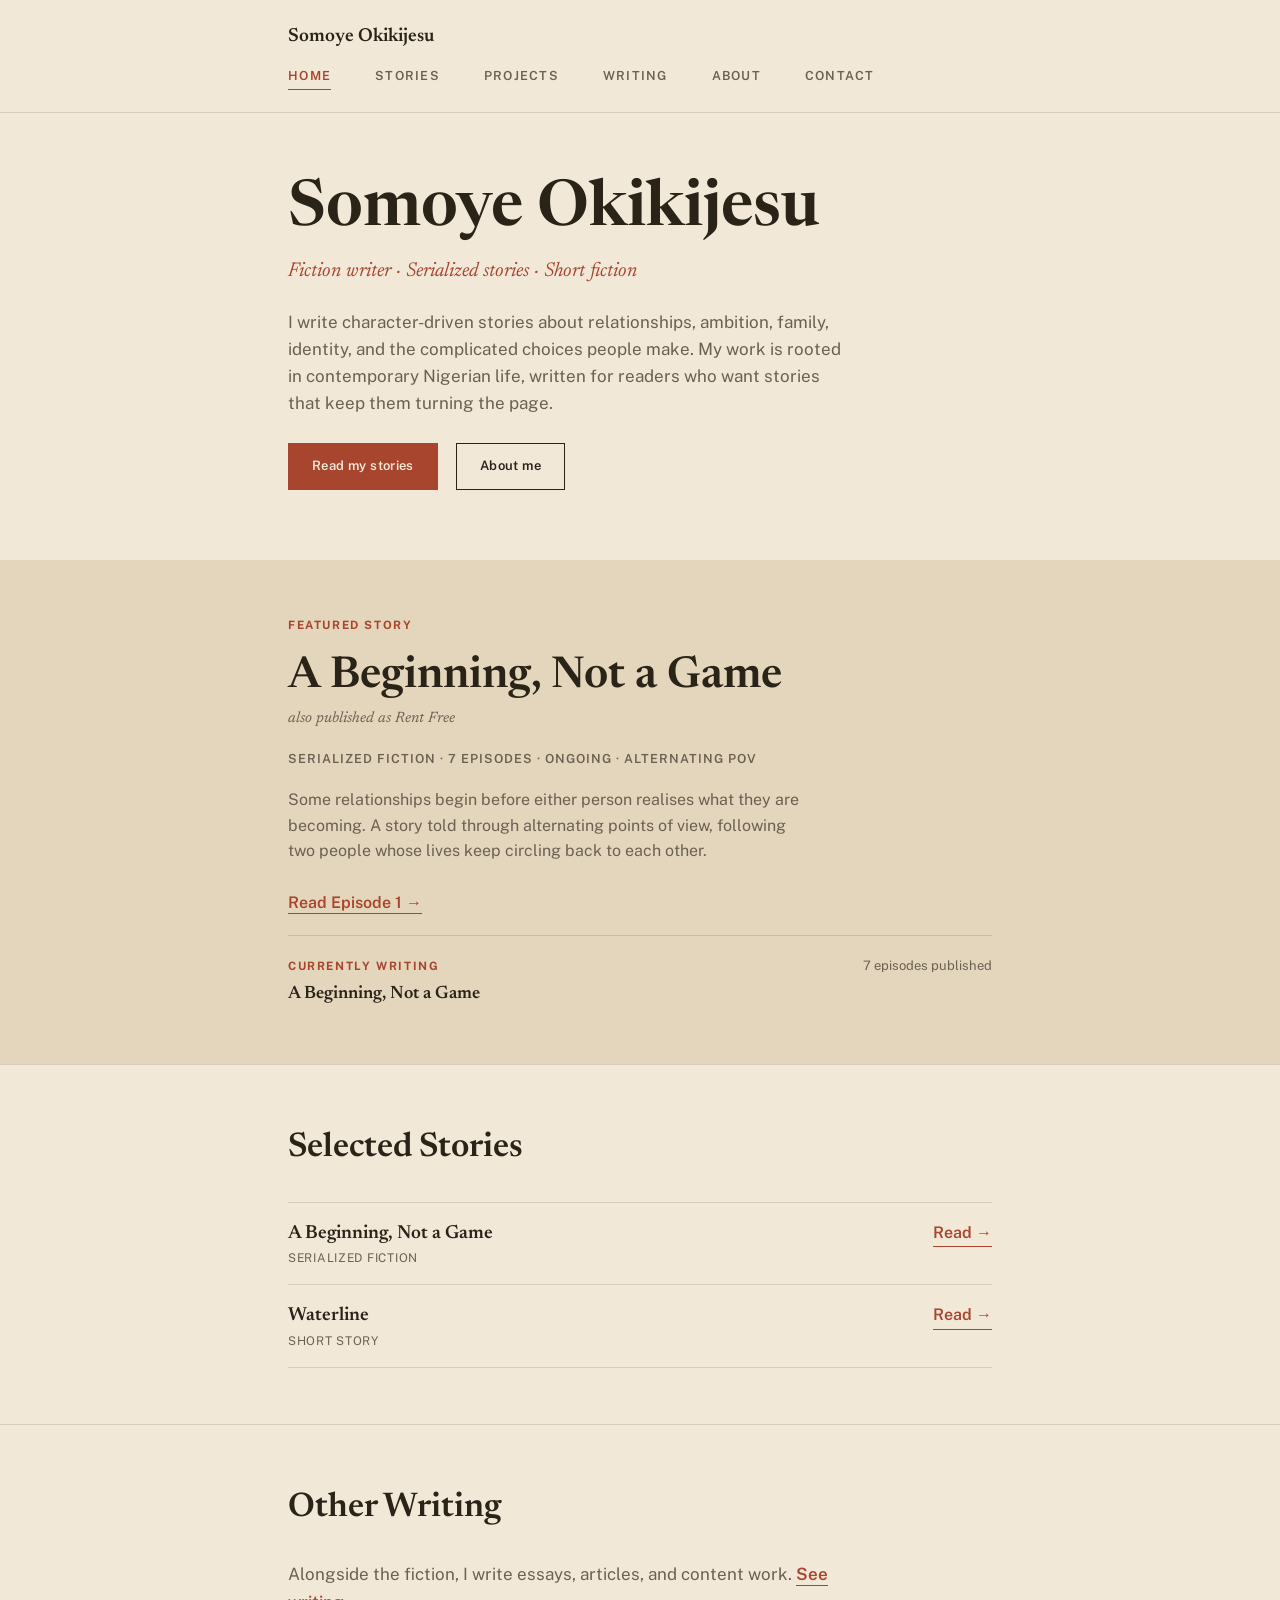
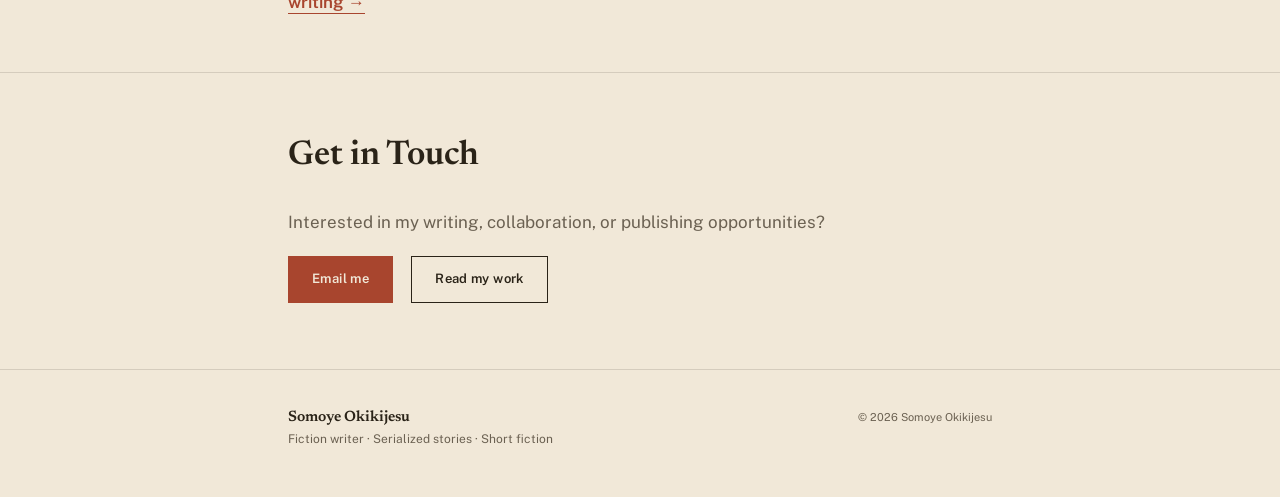
<file: index.html>
<!DOCTYPE html>
<html lang="en">
<head>
<meta charset="UTF-8">
<meta name="viewport" content="width=device-width, initial-scale=1.0">
<title>Somoye Okikijesu — Fiction Writer</title>
<meta name="description" content="Somoye Okikijesu is a Nigerian fiction writer. Character-driven stories about relationships, ambition, family, and identity.">
<link rel="preconnect" href="https://fonts.googleapis.com">
<link rel="preconnect" href="https://fonts.gstatic.com" crossorigin>
<link href="https://fonts.googleapis.com/css2?family=Newsreader:ital,opsz,wght@0,6..72,400;0,6..72,500;0,6..72,600;1,6..72,400;1,6..72,500&family=Public+Sans:wght@400;500;600;700&display=swap" rel="stylesheet">
<link rel="stylesheet" href="/assets/style.css">
<style>
  .hero{ padding:64px 0 60px; }
  .hero-name{
    font-family:var(--display);
    font-weight:600;
    font-size:clamp(40px,7.5vw,64px);
    line-height:1.05;
  }
  .hero-tagline{
    font-family:var(--display);
    font-style:italic;
    font-size:clamp(17px,2.4vw,20px);
    color:var(--rust);
    margin-top:10px;
    margin-bottom:22px;
  }

  /* Featured story */
  .featured{
    background:var(--paper-deep);
  }
  .featured-label{ margin-bottom:18px; }
  .featured-title{
    font-family:var(--display);
    font-weight:600;
    font-size:clamp(30px,5vw,44px);
    line-height:1.1;
  }
  .featured-alt{
    font-family:var(--display);
    font-style:italic;
    color:var(--ink-soft);
    font-size:15px;
    margin:6px 0 18px;
  }
  .featured-meta{
    font-size:12.5px;
    font-weight:600;
    letter-spacing:0.08em;
    text-transform:uppercase;
    color:var(--ink-soft);
    margin-bottom:18px;
  }
  .featured-syn{ max-width:520px; color:var(--ink-soft); font-size:16px; margin-bottom:26px; }

  /* Currently writing */
  .cw-row{
    display:flex;
    justify-content:space-between;
    align-items:baseline;
    flex-wrap:wrap;
    gap:10px;
    border-top:1px solid var(--rule);
    padding-top:20px;
    margin-top:20px;
  }
  .cw-title{ font-family:var(--display); font-weight:600; font-size:18px; }
  .cw-status{ font-size:13px; color:var(--ink-soft); }

  /* Selected stories mini list */
  .mini-list{ display:flex; flex-direction:column; }
  .mini-row{
    display:flex;
    justify-content:space-between;
    align-items:baseline;
    gap:16px;
    padding:16px 0;
    border-top:1px solid var(--rule);
    flex-wrap:wrap;
  }
  .mini-row:last-child{ border-bottom:1px solid var(--rule); }
  .mini-title{ font-family:var(--display); font-weight:600; font-size:19px; }
  .mini-type{ font-size:12px; color:var(--ink-soft); text-transform:uppercase; letter-spacing:0.06em; }
</style>
</head>
<body>

<nav class="site-nav">
  <div class="wrap">
    <a class="brand" href="/">Somoye Okikijesu</a>
    <div class="links">
      <a class="nav-link current" href="/">Home</a>
      <a class="nav-link" href="/stories/">Stories</a>
      <a class="nav-link" href="/projects/">Projects</a>
      <a class="nav-link" href="/writing/">Writing</a>
      <a class="nav-link" href="/about/">About</a>
      <a class="nav-link" href="/contact/">Contact</a>
    </div>
  </div>
</nav>

<header class="hero">
  <div class="wrap">
    <div class="hero-name">Somoye Okikijesu</div>
    <div class="hero-tagline">Fiction writer &middot; Serialized stories &middot; Short fiction</div>
    <p class="lead">I write character-driven stories about relationships, ambition, family, identity, and the complicated choices people make. My work is rooted in contemporary Nigerian life, written for readers who want stories that keep them turning the page.</p>
    <div class="btn-row" style="margin-top:26px;">
      <a class="btn" href="/stories/">Read my stories</a>
      <a class="btn-outline" href="/about/">About me</a>
    </div>
  </div>
</header>

<section class="featured">
  <div class="wrap">
    <span class="eyebrow featured-label">Featured Story</span>
    <div class="featured-title">A Beginning, Not a Game</div>
    <div class="featured-alt">also published as Rent Free</div>
    <div class="featured-meta">Serialized Fiction &middot; 7 Episodes &middot; Ongoing &middot; Alternating POV</div>
    <p class="featured-syn">Some relationships begin before either person realises what they are becoming. A story told through alternating points of view, following two people whose lives keep circling back to each other.</p>
    <a class="text-link" href="/stories/a-beginning-not-a-game/">Read Episode 1 &rarr;</a>

    <div class="cw-row">
      <div>
        <span class="eyebrow" style="margin-bottom:4px;">Currently Writing</span>
        <div class="cw-title">A Beginning, Not a Game</div>
      </div>
      <div class="cw-status">7 episodes published</div>
    </div>
  </div>
</section>

<section>
  <div class="wrap">
    <h2>Selected Stories</h2>
    <div class="mini-list">
      <div class="mini-row">
        <div>
          <div class="mini-title">A Beginning, Not a Game</div>
          <div class="mini-type">Serialized Fiction</div>
        </div>
        <a class="text-link" href="/stories/a-beginning-not-a-game/">Read &rarr;</a>
      </div>
      <div class="mini-row">
        <div>
          <div class="mini-title">Waterline</div>
          <div class="mini-type">Short Story</div>
        </div>
        <a class="text-link" href="https://inknaija.com/article/w-fe5db6" target="_blank" rel="noopener">Read &rarr;</a>
      </div>
    </div>
  </div>
</section>

<section>
  <div class="wrap">
    <h2>Other Writing</h2>
    <p class="lead">Alongside the fiction, I write essays, articles, and content work. <a class="text-link" href="/writing/">See writing &rarr;</a></p>
  </div>
</section>

<section>
  <div class="wrap">
    <h2>Get in Touch</h2>
    <p class="lead">Interested in my writing, collaboration, or publishing opportunities?</p>
    <div class="btn-row" style="margin-top:20px;">
      <a class="btn" href="mailto:somoyeokiki@gmail.com">Email me</a>
      <a class="btn-outline" href="/stories/">Read my work</a>
    </div>
  </div>
</section>

<footer>
  <div class="wrap">
    <div>
      <div class="fname">Somoye Okikijesu</div>
      <div class="ftag">Fiction writer &middot; Serialized stories &middot; Short fiction</div>
    </div>
    <div class="fcopy">&copy; 2026 Somoye Okikijesu</div>
  </div>
</footer>

</body>
</html>
</file>
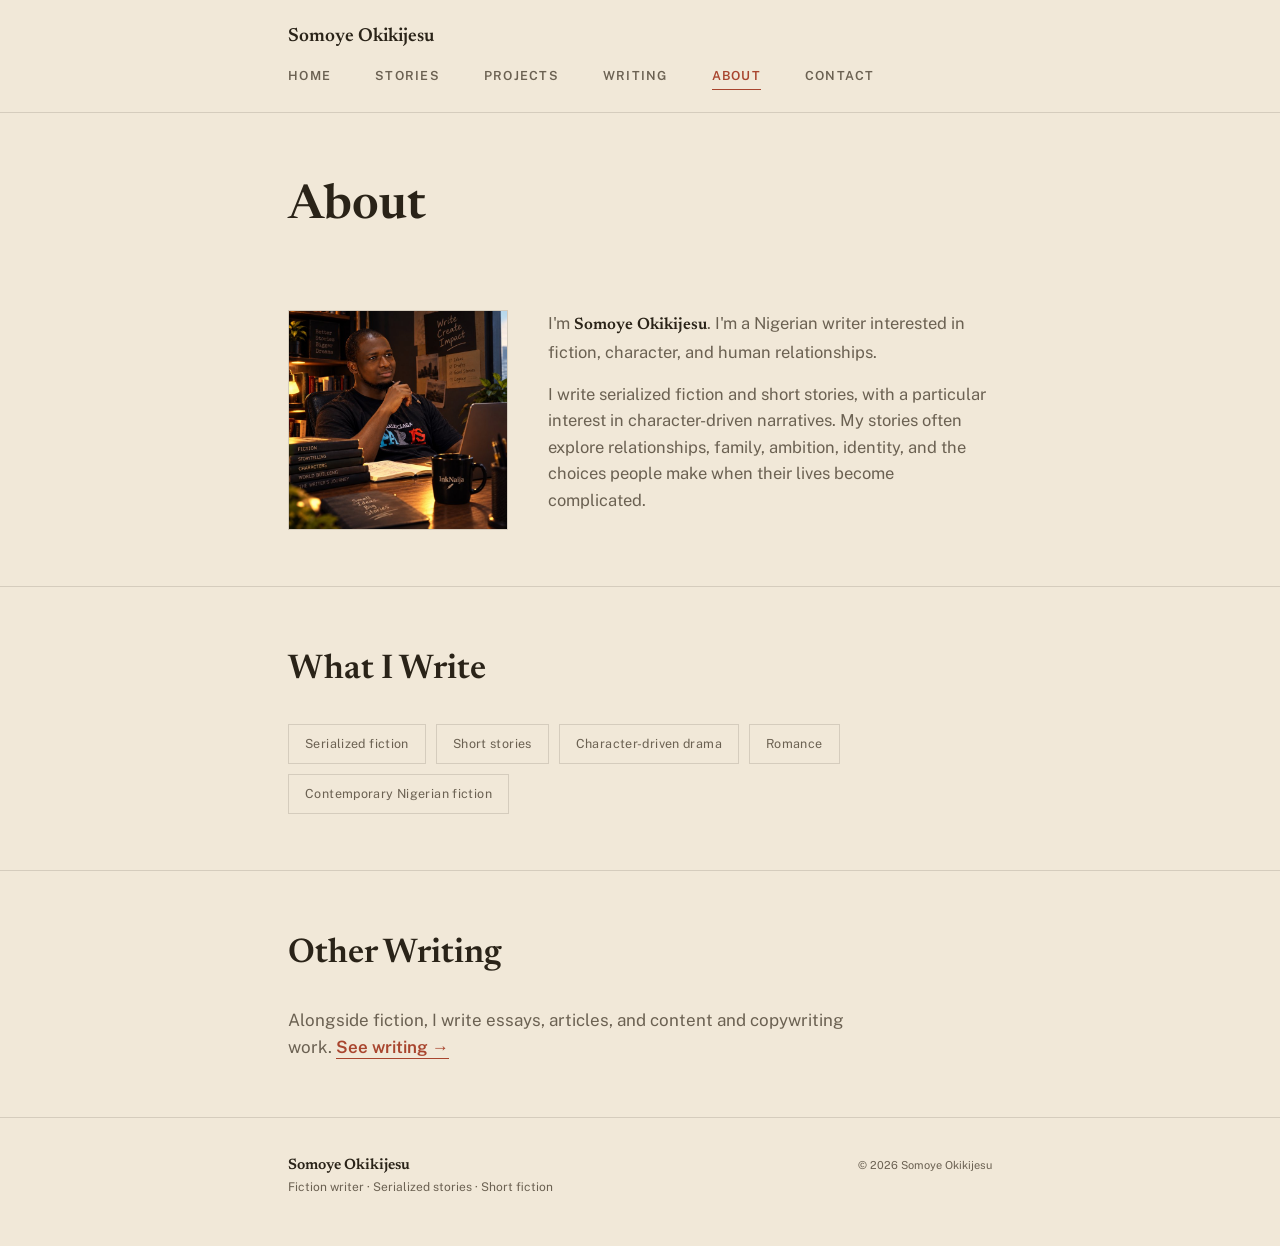
<file: about/index.html>
<!DOCTYPE html>
<html lang="en">
<head>
<meta charset="UTF-8">
<meta name="viewport" content="width=device-width, initial-scale=1.0">
<title>About — Somoye Okikijesu</title>
<meta name="description" content="About Somoye Okikijesu, Nigerian fiction writer.">
<link rel="preconnect" href="https://fonts.googleapis.com">
<link rel="preconnect" href="https://fonts.gstatic.com" crossorigin>
<link href="https://fonts.googleapis.com/css2?family=Newsreader:ital,opsz,wght@0,6..72,400;0,6..72,500;0,6..72,600;1,6..72,400;1,6..72,500&family=Public+Sans:wght@400;500;600;700&display=swap" rel="stylesheet">
<link rel="stylesheet" href="/assets/style.css">
<style>
  .page-head{ padding:56px 0 8px; }
  .page-title{ font-family:var(--display); font-weight:600; font-size:clamp(34px,5.5vw,48px); }

  .about-grid{
    display:flex;
    gap:40px;
    align-items:flex-start;
    flex-wrap:wrap;
  }
  .about-photo{
    width:220px;
    flex:0 0 220px;
    border:1px solid var(--rule);
  }
  .about-body{ flex:1 1 340px; font-size:16.5px; color:var(--ink-soft); max-width:520px; }
  .about-body strong{ color:var(--ink); font-family:var(--display); font-weight:600; }

  .tags{ display:flex; flex-wrap:wrap; gap:10px; }
  .tag{
    font-size:12.5px;
    letter-spacing:0.03em;
    border:1px solid var(--rule);
    padding:9px 16px;
    color:var(--ink-soft);
  }
</style>
</head>
<body>

<nav class="site-nav">
  <div class="wrap">
    <a class="brand" href="/">Somoye Okikijesu</a>
    <div class="links">
      <a class="nav-link" href="/">Home</a>
      <a class="nav-link" href="/stories/">Stories</a>
      <a class="nav-link" href="/projects/">Projects</a>
      <a class="nav-link" href="/writing/">Writing</a>
      <a class="nav-link current" href="/about/">About</a>
      <a class="nav-link" href="/contact/">Contact</a>
    </div>
  </div>
</nav>

<header class="page-head">
  <div class="wrap">
    <div class="page-title">About</div>
  </div>
</header>

<section>
  <div class="wrap">
    <div class="about-grid">
      <img class="about-photo" src="[data-uri]" alt="Somoye Okikijesu">
      <div class="about-body">
        <p>I'm <strong>Somoye Okikijesu</strong>. I'm a Nigerian writer interested in fiction, character, and human relationships.</p>
        <p>I write serialized fiction and short stories, with a particular interest in character-driven narratives. My stories often explore relationships, family, ambition, identity, and the choices people make when their lives become complicated.</p>
      </div>
    </div>
  </div>
</section>

<section>
  <div class="wrap">
    <h2>What I Write</h2>
    <div class="tags">
      <span class="tag">Serialized fiction</span>
      <span class="tag">Short stories</span>
      <span class="tag">Character-driven drama</span>
      <span class="tag">Romance</span>
      <span class="tag">Contemporary Nigerian fiction</span>
    </div>
  </div>
</section>

<section>
  <div class="wrap">
    <h2>Other Writing</h2>
    <p class="lead">Alongside fiction, I write essays, articles, and content and copywriting work. <a class="text-link" href="/writing/">See writing &rarr;</a></p>
  </div>
</section>

<footer>
  <div class="wrap">
    <div>
      <div class="fname">Somoye Okikijesu</div>
      <div class="ftag">Fiction writer &middot; Serialized stories &middot; Short fiction</div>
    </div>
    <div class="fcopy">&copy; 2026 Somoye Okikijesu</div>
  </div>
</footer>

</body>
</html>
</file>
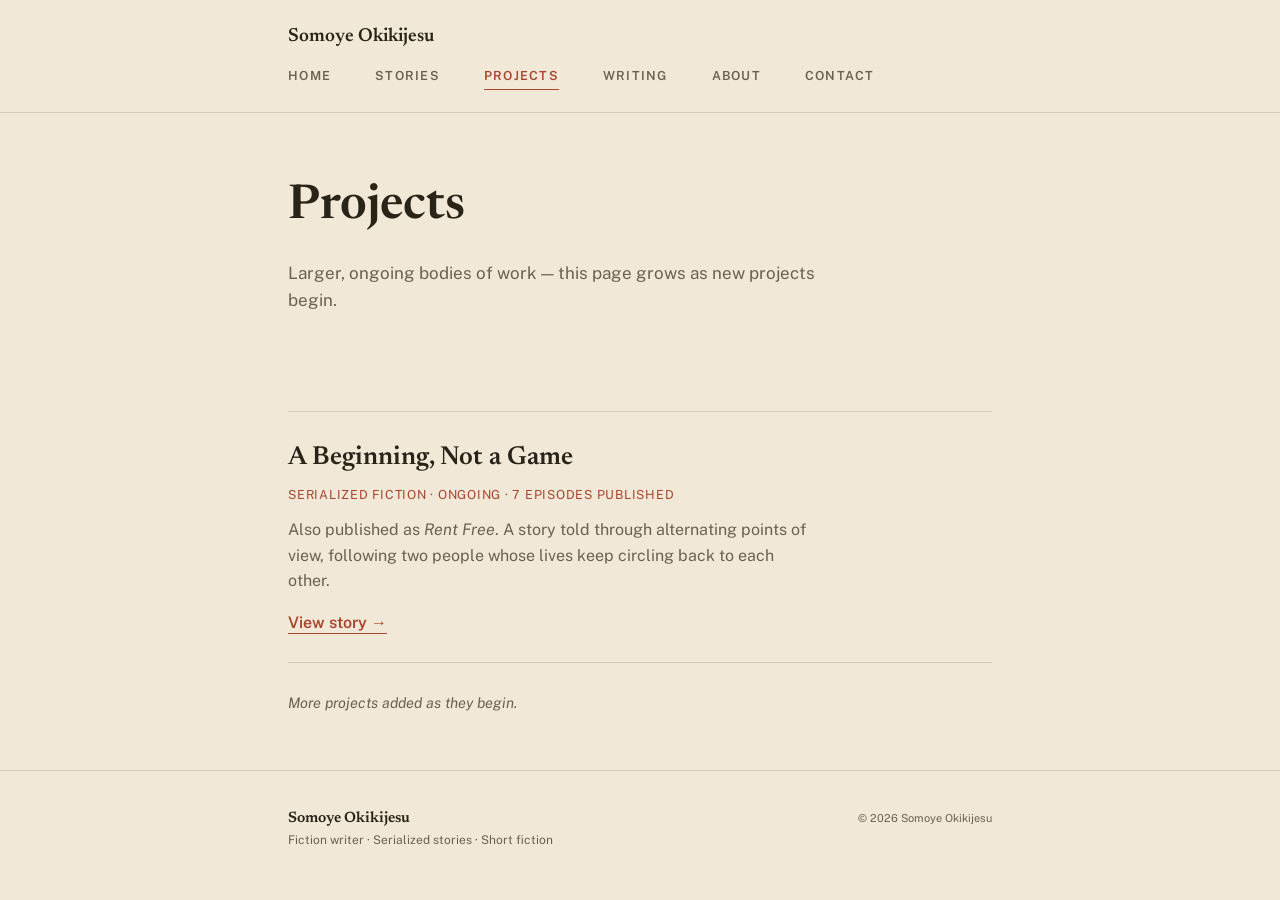
<file: projects/index.html>
<!DOCTYPE html>
<html lang="en">
<head>
<meta charset="UTF-8">
<meta name="viewport" content="width=device-width, initial-scale=1.0">
<title>Projects — Somoye Okikijesu</title>
<meta name="description" content="Larger works by Somoye Okikijesu.">
<link rel="preconnect" href="https://fonts.googleapis.com">
<link rel="preconnect" href="https://fonts.gstatic.com" crossorigin>
<link href="https://fonts.googleapis.com/css2?family=Newsreader:ital,opsz,wght@0,6..72,400;0,6..72,500;0,6..72,600;1,6..72,400;1,6..72,500&family=Public+Sans:wght@400;500;600;700&display=swap" rel="stylesheet">
<link rel="stylesheet" href="/assets/style.css">
<style>
  .page-head{ padding:56px 0 40px; }
  .page-title{ font-family:var(--display); font-weight:600; font-size:clamp(34px,5.5vw,48px); }

  .proj-card{
    padding:26px 0;
    border-top:1px solid var(--rule);
    border-bottom:1px solid var(--rule);
  }
  .proj-title{ font-family:var(--display); font-weight:600; font-size:26px; margin-bottom:6px; }
  .proj-meta{ font-size:12.5px; text-transform:uppercase; letter-spacing:0.06em; color:var(--rust); margin-bottom:12px; }
  .proj-desc{ color:var(--ink-soft); max-width:520px; }

  .grow-note{
    margin-top:28px;
    font-style:italic;
    color:var(--ink-soft);
    font-size:14.5px;
  }
</style>
</head>
<body>

<nav class="site-nav">
  <div class="wrap">
    <a class="brand" href="/">Somoye Okikijesu</a>
    <div class="links">
      <a class="nav-link" href="/">Home</a>
      <a class="nav-link" href="/stories/">Stories</a>
      <a class="nav-link current" href="/projects/">Projects</a>
      <a class="nav-link" href="/writing/">Writing</a>
      <a class="nav-link" href="/about/">About</a>
      <a class="nav-link" href="/contact/">Contact</a>
    </div>
  </div>
</nav>

<header class="page-head">
  <div class="wrap">
    <div class="page-title">Projects</div>
    <p class="lead" style="margin-top:14px;">Larger, ongoing bodies of work — this page grows as new projects begin.</p>
  </div>
</header>

<section>
  <div class="wrap">
    <div class="proj-card">
      <div class="proj-title">A Beginning, Not a Game</div>
      <div class="proj-meta">Serialized Fiction &middot; Ongoing &middot; 7 Episodes Published</div>
      <p class="proj-desc">Also published as <em>Rent Free</em>. A story told through alternating points of view, following two people whose lives keep circling back to each other.</p>
      <p style="margin-top:14px;"><a class="text-link" href="/stories/a-beginning-not-a-game/">View story &rarr;</a></p>
    </div>
    <p class="grow-note">More projects added as they begin.</p>
  </div>
</section>

<footer>
  <div class="wrap">
    <div>
      <div class="fname">Somoye Okikijesu</div>
      <div class="ftag">Fiction writer &middot; Serialized stories &middot; Short fiction</div>
    </div>
    <div class="fcopy">&copy; 2026 Somoye Okikijesu</div>
  </div>
</footer>

</body>
</html>
</file>
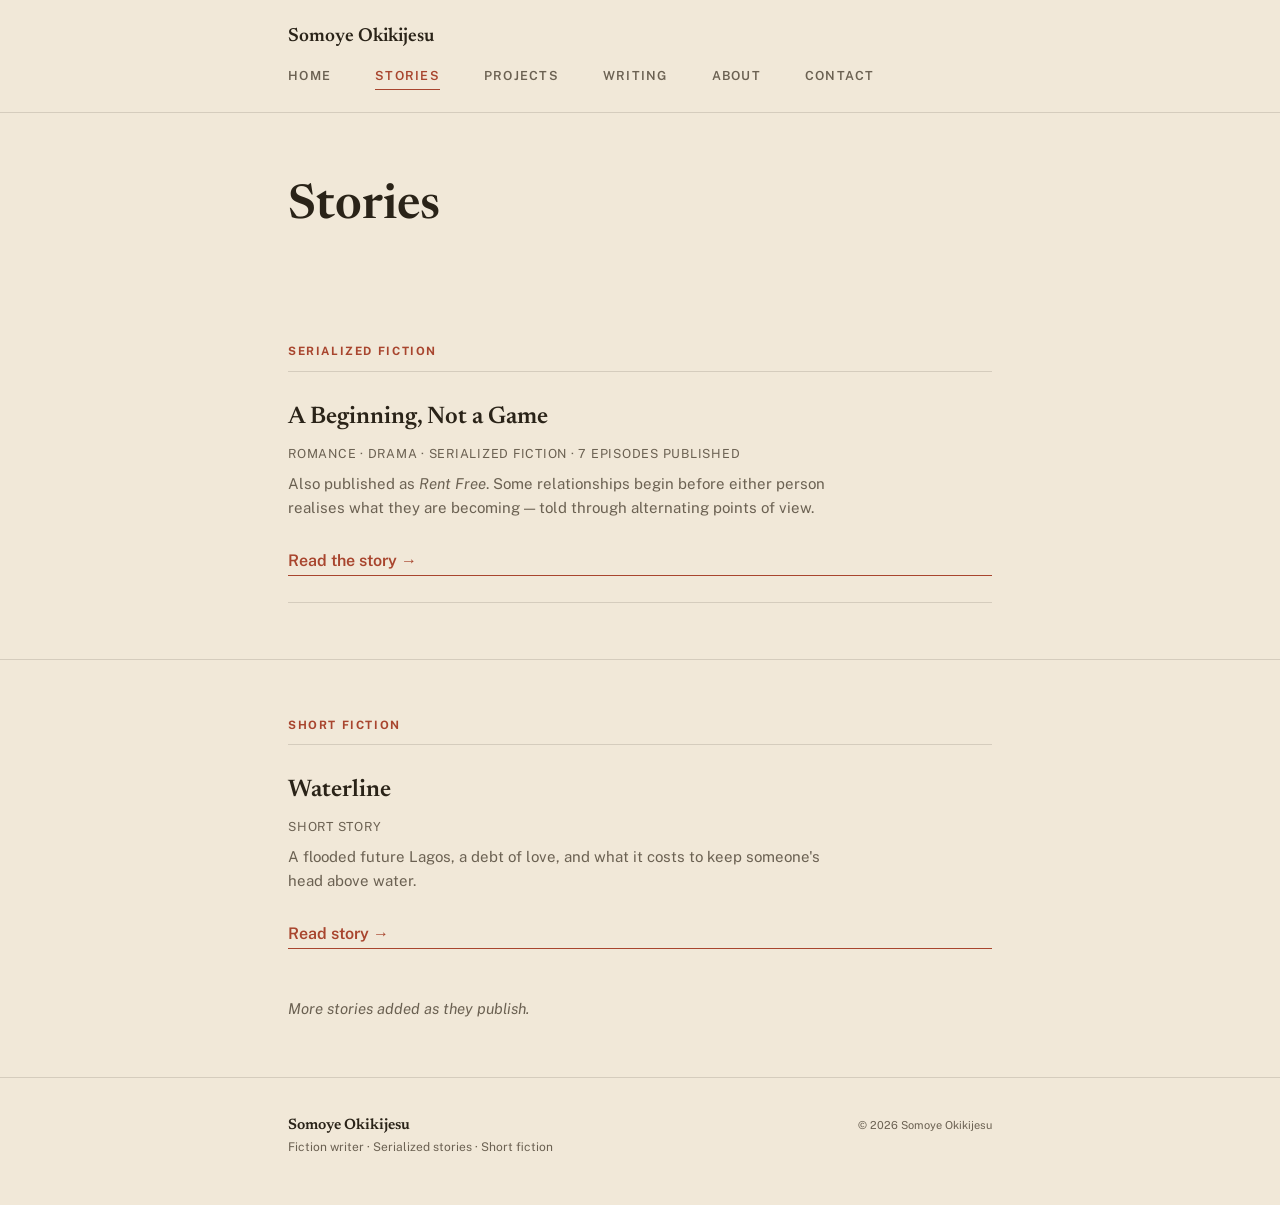
<file: stories/index.html>
<!DOCTYPE html>
<html lang="en">
<head>
<meta charset="UTF-8">
<meta name="viewport" content="width=device-width, initial-scale=1.0">
<title>Stories — Somoye Okikijesu</title>
<meta name="description" content="Fiction by Somoye Okikijesu — serialized stories and short fiction.">
<link rel="preconnect" href="https://fonts.googleapis.com">
<link rel="preconnect" href="https://fonts.gstatic.com" crossorigin>
<link href="https://fonts.googleapis.com/css2?family=Newsreader:ital,opsz,wght@0,6..72,400;0,6..72,500;0,6..72,600;1,6..72,400;1,6..72,500&family=Public+Sans:wght@400;500;600;700&display=swap" rel="stylesheet">
<link rel="stylesheet" href="/assets/style.css">
<style>
  .page-head{ padding:56px 0 40px; }
  .page-title{ font-family:var(--display); font-weight:600; font-size:clamp(34px,5.5vw,48px); }

  .cat-label{ margin-top:6px; }

  .story-card{
    padding:26px 0;
    border-top:1px solid var(--rule);
    display:flex;
    flex-direction:column;
    gap:8px;
  }
  .story-card:last-child{ border-bottom:1px solid var(--rule); }
  .story-title{ font-family:var(--display); font-weight:600; font-size:24px; }
  .story-meta{ font-size:12.5px; text-transform:uppercase; letter-spacing:0.06em; color:var(--ink-soft); }
  .story-desc{ color:var(--ink-soft); max-width:540px; font-size:15px; }
  .story-link{ margin-top:4px; }
</style>
</head>
<body>

<nav class="site-nav">
  <div class="wrap">
    <a class="brand" href="/">Somoye Okikijesu</a>
    <div class="links">
      <a class="nav-link" href="/">Home</a>
      <a class="nav-link current" href="/stories/">Stories</a>
      <a class="nav-link" href="/projects/">Projects</a>
      <a class="nav-link" href="/writing/">Writing</a>
      <a class="nav-link" href="/about/">About</a>
      <a class="nav-link" href="/contact/">Contact</a>
    </div>
  </div>
</nav>

<header class="page-head">
  <div class="wrap">
    <div class="page-title">Stories</div>
  </div>
</header>

<section>
  <div class="wrap">
    <span class="eyebrow">Serialized Fiction</span>
    <div class="story-card">
      <div class="story-title">A Beginning, Not a Game</div>
      <div class="story-meta">Romance &middot; Drama &middot; Serialized Fiction &middot; 7 episodes published</div>
      <p class="story-desc">Also published as <em>Rent Free</em>. Some relationships begin before either person realises what they are becoming — told through alternating points of view.</p>
      <a class="text-link story-link" href="/stories/a-beginning-not-a-game/">Read the story &rarr;</a>
    </div>
  </div>
</section>

<section>
  <div class="wrap">
    <span class="eyebrow">Short Fiction</span>
    <div class="story-card">
      <div class="story-title">Waterline</div>
      <div class="story-meta">Short Story</div>
      <p class="story-desc">A flooded future Lagos, a debt of love, and what it costs to keep someone's head above water.</p>
      <a class="text-link story-link" href="https://inknaija.com/article/w-fe5db6" target="_blank" rel="noopener">Read story &rarr;</a>
    </div>
    <p class="story-desc" style="margin-top:22px; font-style:italic;">More stories added as they publish.</p>
  </div>
</section>

<footer>
  <div class="wrap">
    <div>
      <div class="fname">Somoye Okikijesu</div>
      <div class="ftag">Fiction writer &middot; Serialized stories &middot; Short fiction</div>
    </div>
    <div class="fcopy">&copy; 2026 Somoye Okikijesu</div>
  </div>
</footer>

</body>
</html>
</file>
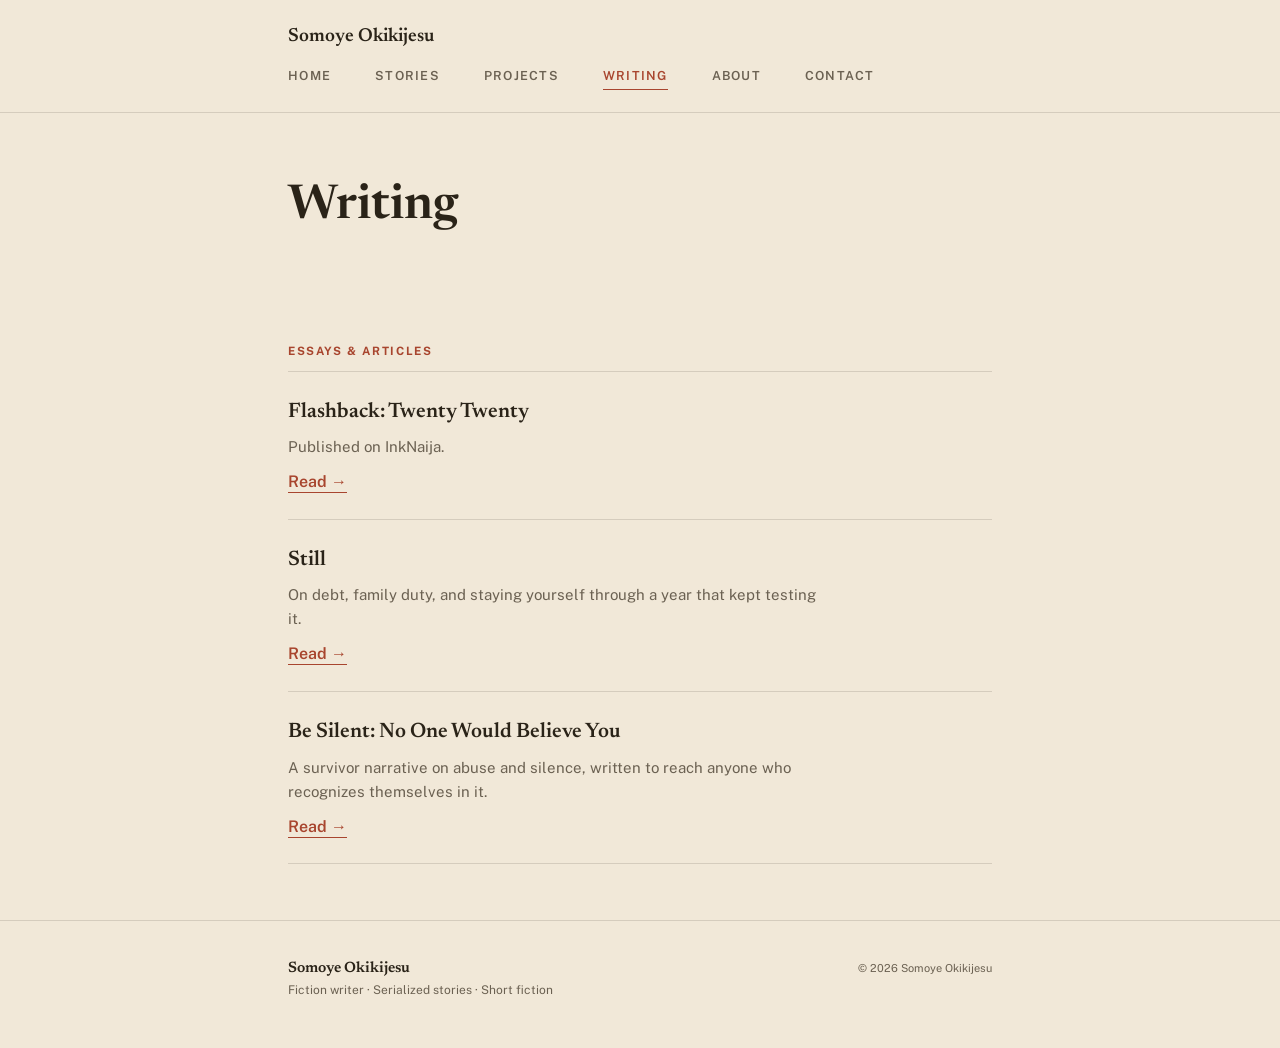
<file: writing/index.html>
<!DOCTYPE html>
<html lang="en">
<head>
<meta charset="UTF-8">
<meta name="viewport" content="width=device-width, initial-scale=1.0">
<title>Writing — Somoye Okikijesu</title>
<meta name="description" content="Essays and articles by Somoye Okikijesu.">
<link rel="preconnect" href="https://fonts.googleapis.com">
<link rel="preconnect" href="https://fonts.gstatic.com" crossorigin>
<link href="https://fonts.googleapis.com/css2?family=Newsreader:ital,opsz,wght@0,6..72,400;0,6..72,500;0,6..72,600;1,6..72,400;1,6..72,500&family=Public+Sans:wght@400;500;600;700&display=swap" rel="stylesheet">
<link rel="stylesheet" href="/assets/style.css">
<style>
  .page-head{ padding:56px 0 40px; }
  .page-title{ font-family:var(--display); font-weight:600; font-size:clamp(34px,5.5vw,48px); }

  .piece-card{
    padding:24px 0;
    border-top:1px solid var(--rule);
  }
  .piece-card:last-child{ border-bottom:1px solid var(--rule); }
  .piece-title{ font-family:var(--display); font-weight:600; font-size:21px; margin-bottom:6px; }
  .piece-desc{ color:var(--ink-soft); font-size:15px; max-width:540px; margin-bottom:10px; }
</style>
</head>
<body>

<nav class="site-nav">
  <div class="wrap">
    <a class="brand" href="/">Somoye Okikijesu</a>
    <div class="links">
      <a class="nav-link" href="/">Home</a>
      <a class="nav-link" href="/stories/">Stories</a>
      <a class="nav-link" href="/projects/">Projects</a>
      <a class="nav-link current" href="/writing/">Writing</a>
      <a class="nav-link" href="/about/">About</a>
      <a class="nav-link" href="/contact/">Contact</a>
    </div>
  </div>
</nav>

<header class="page-head">
  <div class="wrap">
    <div class="page-title">Writing</div>
  </div>
</header>

<section>
  <div class="wrap">
    <span class="eyebrow">Essays &amp; Articles</span>

    <div class="piece-card">
      <div class="piece-title">Flashback: Twenty Twenty</div>
      <p class="piece-desc">Published on InkNaija.</p>
      <a class="text-link" href="https://inknaija.com/article/flashback-twenty-twenty-358460" target="_blank" rel="noopener">Read &rarr;</a>
    </div>

    <div class="piece-card">
      <div class="piece-title">Still</div>
      <p class="piece-desc">On debt, family duty, and staying yourself through a year that kept testing it.</p>
      <a class="text-link" href="https://inknaija.com/article/s-d4f080" target="_blank" rel="noopener">Read &rarr;</a>
    </div>

    <div class="piece-card">
      <div class="piece-title">Be Silent: No One Would Believe You</div>
      <p class="piece-desc">A survivor narrative on abuse and silence, written to reach anyone who recognizes themselves in it.</p>
      <a class="text-link" href="https://inknaija.com/article/b-3bfc22" target="_blank" rel="noopener">Read &rarr;</a>
    </div>
  </div>
</section>

<footer>
  <div class="wrap">
    <div>
      <div class="fname">Somoye Okikijesu</div>
      <div class="ftag">Fiction writer &middot; Serialized stories &middot; Short fiction</div>
    </div>
    <div class="fcopy">&copy; 2026 Somoye Okikijesu</div>
  </div>
</footer>

</body>
</html>
</file>
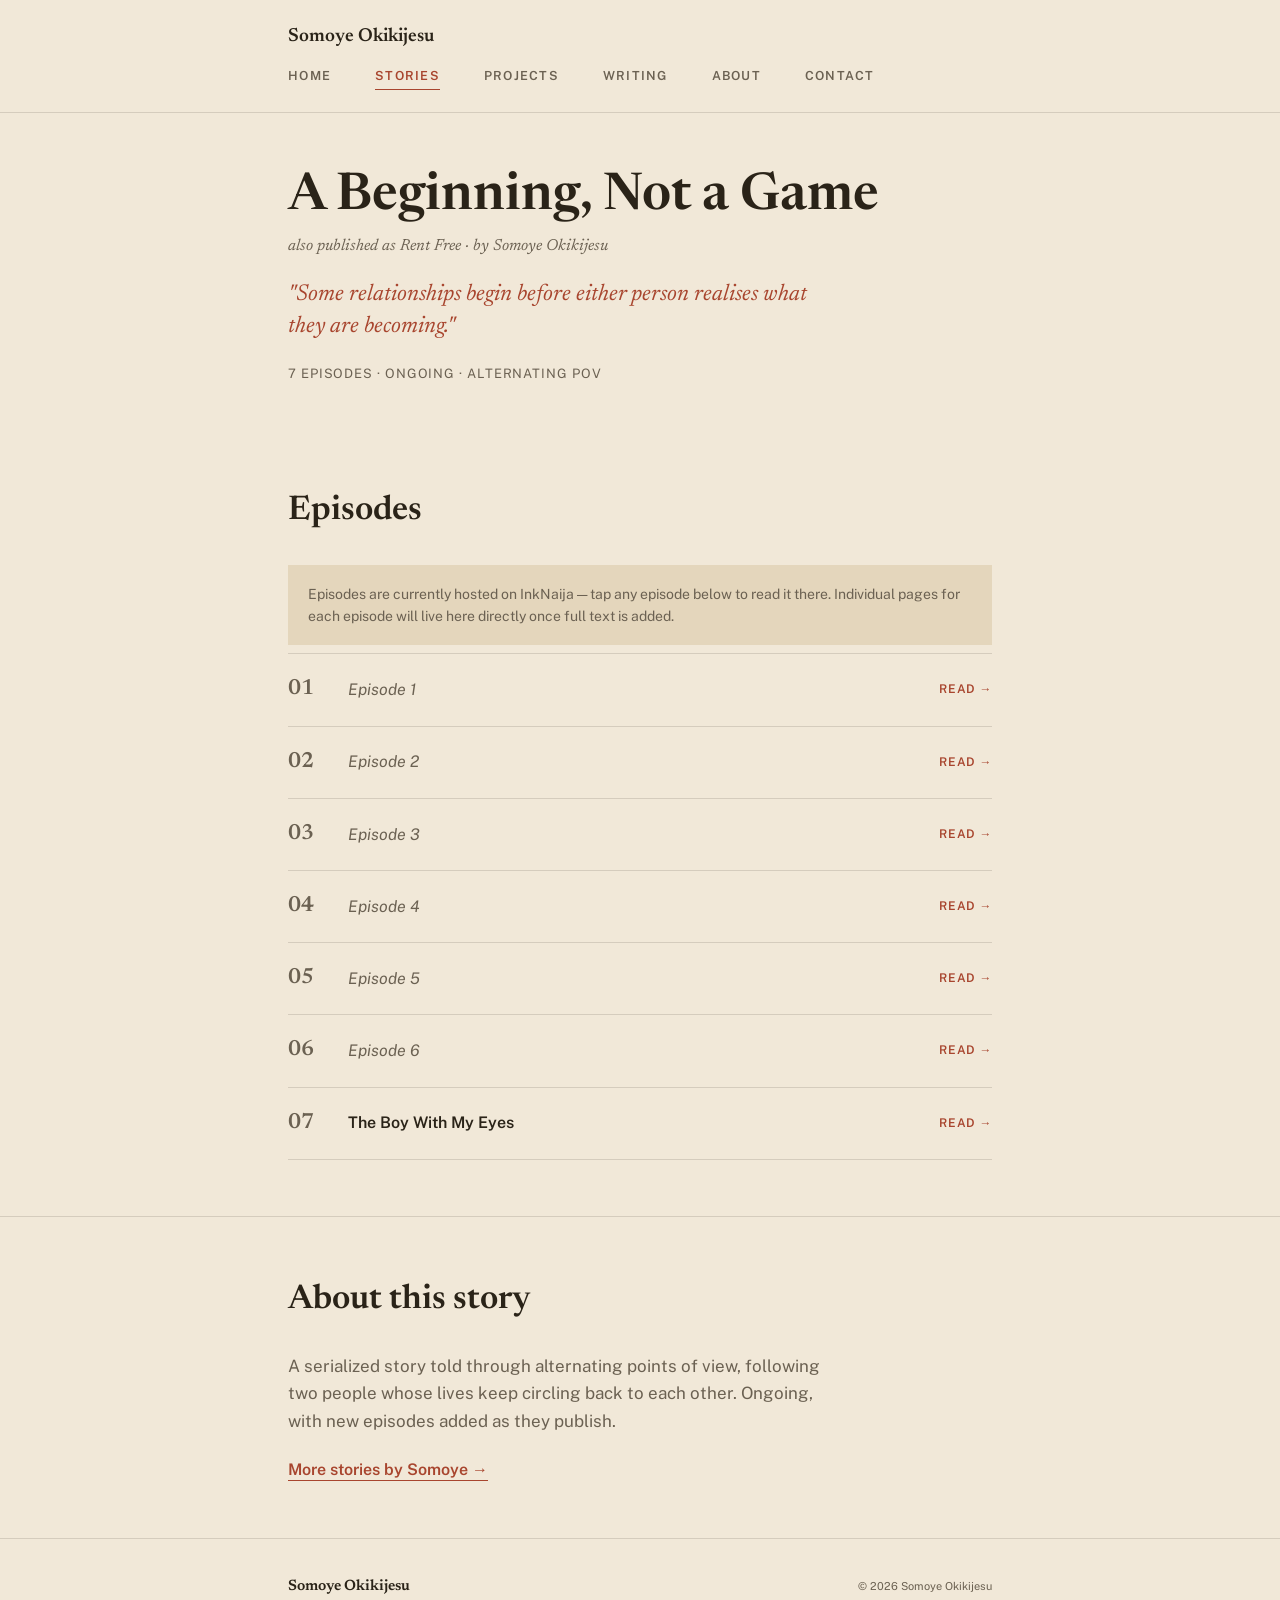
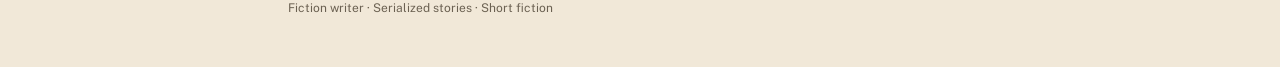
<file: stories/a-beginning-not-a-game/index.html>
<!DOCTYPE html>
<html lang="en">
<head>
<meta charset="UTF-8">
<meta name="viewport" content="width=device-width, initial-scale=1.0">
<title>A Beginning, Not a Game — Somoye Okikijesu</title>
<meta name="description" content="A Beginning, Not a Game (also published as Rent Free) — serialized fiction by Somoye Okikijesu.">
<link rel="preconnect" href="https://fonts.googleapis.com">
<link rel="preconnect" href="https://fonts.gstatic.com" crossorigin>
<link href="https://fonts.googleapis.com/css2?family=Newsreader:ital,opsz,wght@0,6..72,400;0,6..72,500;0,6..72,600;1,6..72,400;1,6..72,500&family=Public+Sans:wght@400;500;600;700&display=swap" rel="stylesheet">
<link rel="stylesheet" href="/assets/style.css">
<style>
  .story-head{ padding:56px 0 44px; }
  .story-title{ font-family:var(--display); font-weight:600; font-size:clamp(34px,6vw,52px); line-height:1.08; }
  .story-alt{ font-family:var(--display); font-style:italic; color:var(--ink-soft); font-size:16px; margin:8px 0 20px; }
  .story-pull{
    font-family:var(--display);
    font-style:italic;
    font-size:clamp(19px,2.6vw,23px);
    color:var(--rust);
    max-width:540px;
    margin-bottom:20px;
    line-height:1.4;
  }
  .story-meta{ font-size:13px; text-transform:uppercase; letter-spacing:0.07em; color:var(--ink-soft); }

  .ep-note{
    background:var(--paper-deep);
    padding:18px 20px;
    font-size:14px;
    color:var(--ink-soft);
    margin-bottom:8px;
  }
  .ep-note a{ color:var(--rust); font-weight:600; }

  .ep-row{
    display:grid;
    grid-template-columns:44px 1fr auto;
    gap:16px;
    align-items:center;
    padding:18px 0;
    border-top:1px solid var(--rule);
  }
  .ep-row:last-of-type{ border-bottom:1px solid var(--rule); }
  .ep-num{
    font-family:var(--display);
    font-weight:600;
    font-size:22px;
    color:var(--ink-soft);
  }
  .ep-title{ font-weight:600; font-size:16px; }
  .ep-title.untitled{ color:var(--ink-soft); font-weight:400; font-style:italic; }
  .ep-link{
    font-size:12px;
    font-weight:600;
    letter-spacing:0.05em;
    text-transform:uppercase;
    text-decoration:none;
    color:var(--rust);
    white-space:nowrap;
  }
  @media (max-width:520px){
    .ep-row{ grid-template-columns:32px 1fr; }
    .ep-link{ grid-column:1/-1; justify-self:start; margin-top:2px; }
  }
</style>
</head>
<body>

<nav class="site-nav">
  <div class="wrap">
    <a class="brand" href="/">Somoye Okikijesu</a>
    <div class="links">
      <a class="nav-link" href="/">Home</a>
      <a class="nav-link current" href="/stories/">Stories</a>
      <a class="nav-link" href="/projects/">Projects</a>
      <a class="nav-link" href="/writing/">Writing</a>
      <a class="nav-link" href="/about/">About</a>
      <a class="nav-link" href="/contact/">Contact</a>
    </div>
  </div>
</nav>

<header class="story-head">
  <div class="wrap">
    <div class="story-title">A Beginning, Not a Game</div>
    <div class="story-alt">also published as Rent Free &middot; by Somoye Okikijesu</div>
    <p class="story-pull">"Some relationships begin before either person realises what they are becoming."</p>
    <div class="story-meta">7 Episodes &middot; Ongoing &middot; Alternating POV</div>
  </div>
</header>

<section>
  <div class="wrap">
    <h2>Episodes</h2>
    <p class="ep-note">Episodes are currently hosted on InkNaija — tap any episode below to read it there. Individual pages for each episode will live here directly once full text is added.</p>

    <div class="ep-row">
      <div class="ep-num">01</div>
      <div class="ep-title untitled">Episode 1</div>
      <a class="ep-link" href="https://inknaija.com/writers/c38ce1fc-17e2-473a-ae87-176c92419c42" target="_blank" rel="noopener">Read &rarr;</a>
    </div>
    <div class="ep-row">
      <div class="ep-num">02</div>
      <div class="ep-title untitled">Episode 2</div>
      <a class="ep-link" href="https://inknaija.com/writers/c38ce1fc-17e2-473a-ae87-176c92419c42" target="_blank" rel="noopener">Read &rarr;</a>
    </div>
    <div class="ep-row">
      <div class="ep-num">03</div>
      <div class="ep-title untitled">Episode 3</div>
      <a class="ep-link" href="https://inknaija.com/writers/c38ce1fc-17e2-473a-ae87-176c92419c42" target="_blank" rel="noopener">Read &rarr;</a>
    </div>
    <div class="ep-row">
      <div class="ep-num">04</div>
      <div class="ep-title untitled">Episode 4</div>
      <a class="ep-link" href="https://inknaija.com/writers/c38ce1fc-17e2-473a-ae87-176c92419c42" target="_blank" rel="noopener">Read &rarr;</a>
    </div>
    <div class="ep-row">
      <div class="ep-num">05</div>
      <div class="ep-title untitled">Episode 5</div>
      <a class="ep-link" href="https://inknaija.com/writers/c38ce1fc-17e2-473a-ae87-176c92419c42" target="_blank" rel="noopener">Read &rarr;</a>
    </div>
    <div class="ep-row">
      <div class="ep-num">06</div>
      <div class="ep-title untitled">Episode 6</div>
      <a class="ep-link" href="https://inknaija.com/writers/c38ce1fc-17e2-473a-ae87-176c92419c42" target="_blank" rel="noopener">Read &rarr;</a>
    </div>
    <div class="ep-row">
      <div class="ep-num">07</div>
      <div class="ep-title">The Boy With My Eyes</div>
      <a class="ep-link" href="https://inknaija.com/writers/c38ce1fc-17e2-473a-ae87-176c92419c42" target="_blank" rel="noopener">Read &rarr;</a>
    </div>
  </div>
</section>

<section>
  <div class="wrap">
    <h2>About this story</h2>
    <p class="lead">A serialized story told through alternating points of view, following two people whose lives keep circling back to each other. Ongoing, with new episodes added as they publish.</p>
    <p style="margin-top:22px;"><a class="text-link" href="/stories/">More stories by Somoye &rarr;</a></p>
  </div>
</section>

<footer>
  <div class="wrap">
    <div>
      <div class="fname">Somoye Okikijesu</div>
      <div class="ftag">Fiction writer &middot; Serialized stories &middot; Short fiction</div>
    </div>
    <div class="fcopy">&copy; 2026 Somoye Okikijesu</div>
  </div>
</footer>

</body>
</html>
</file>
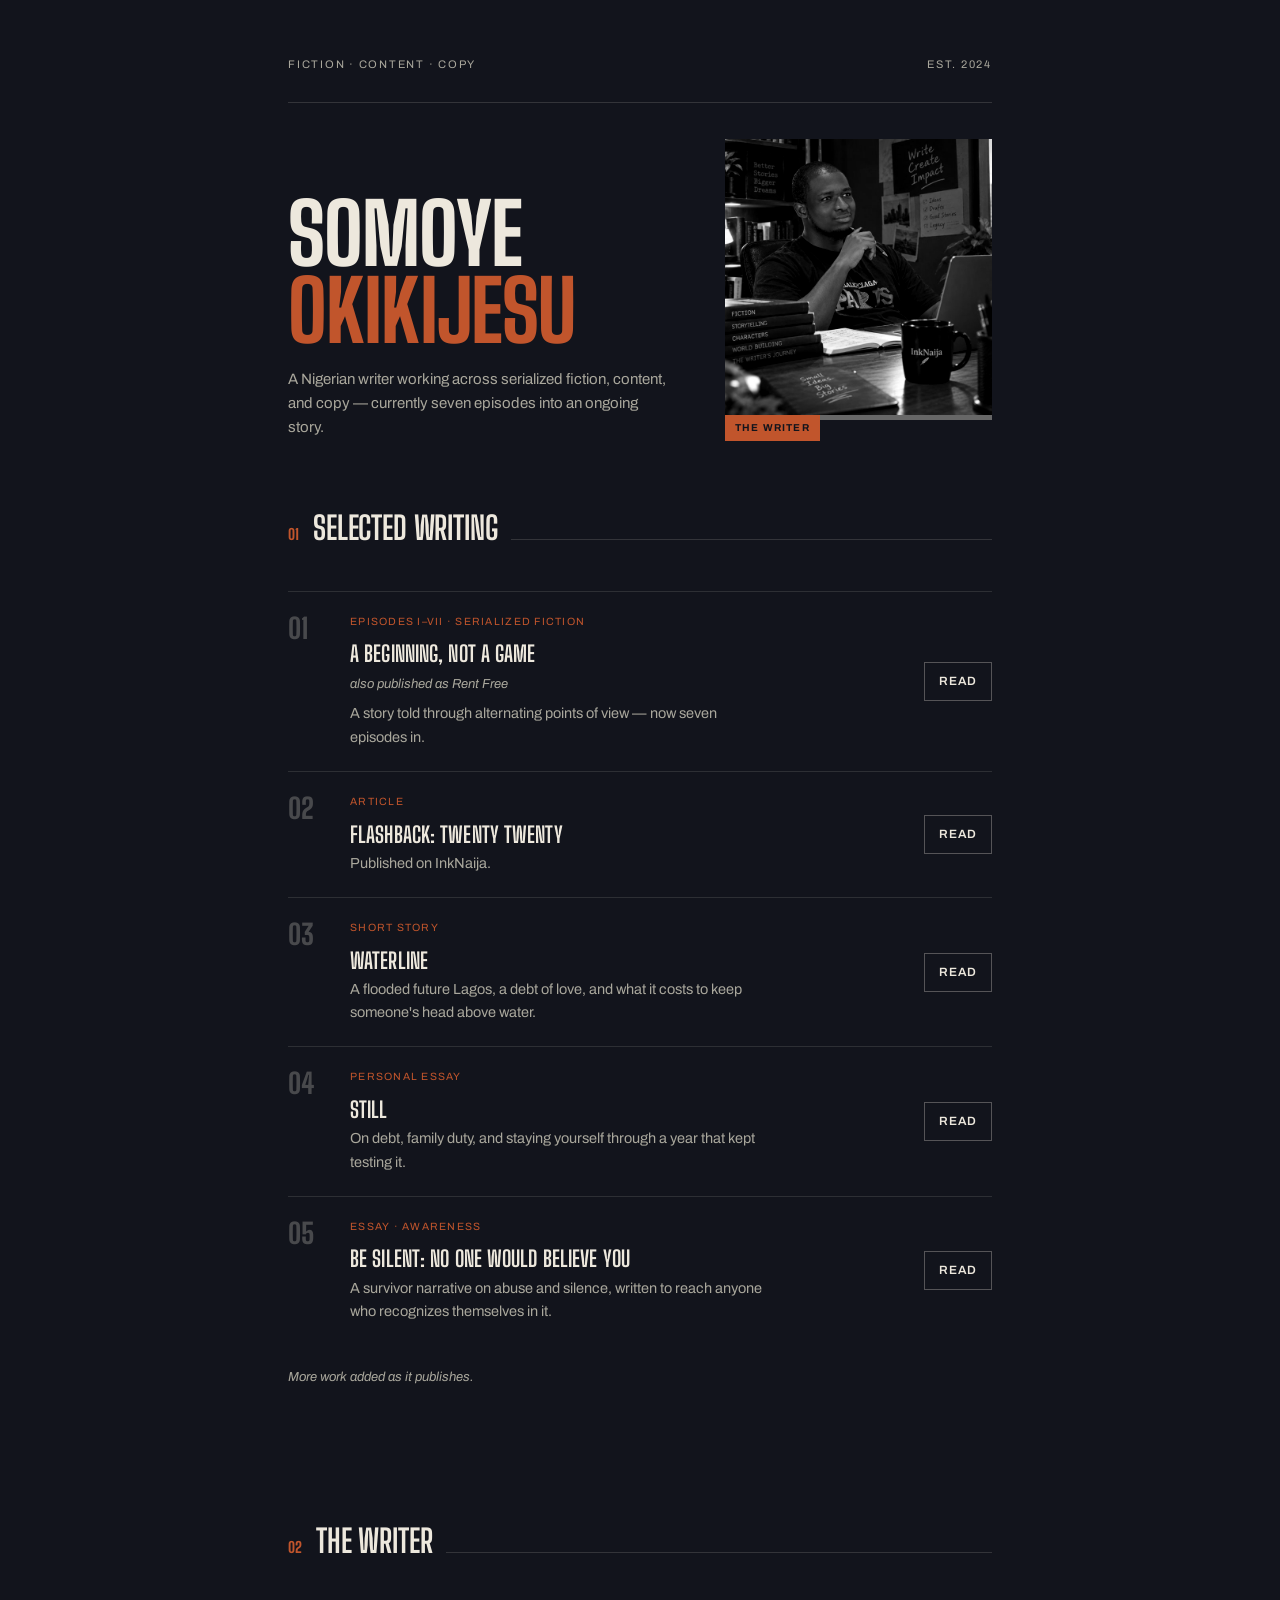
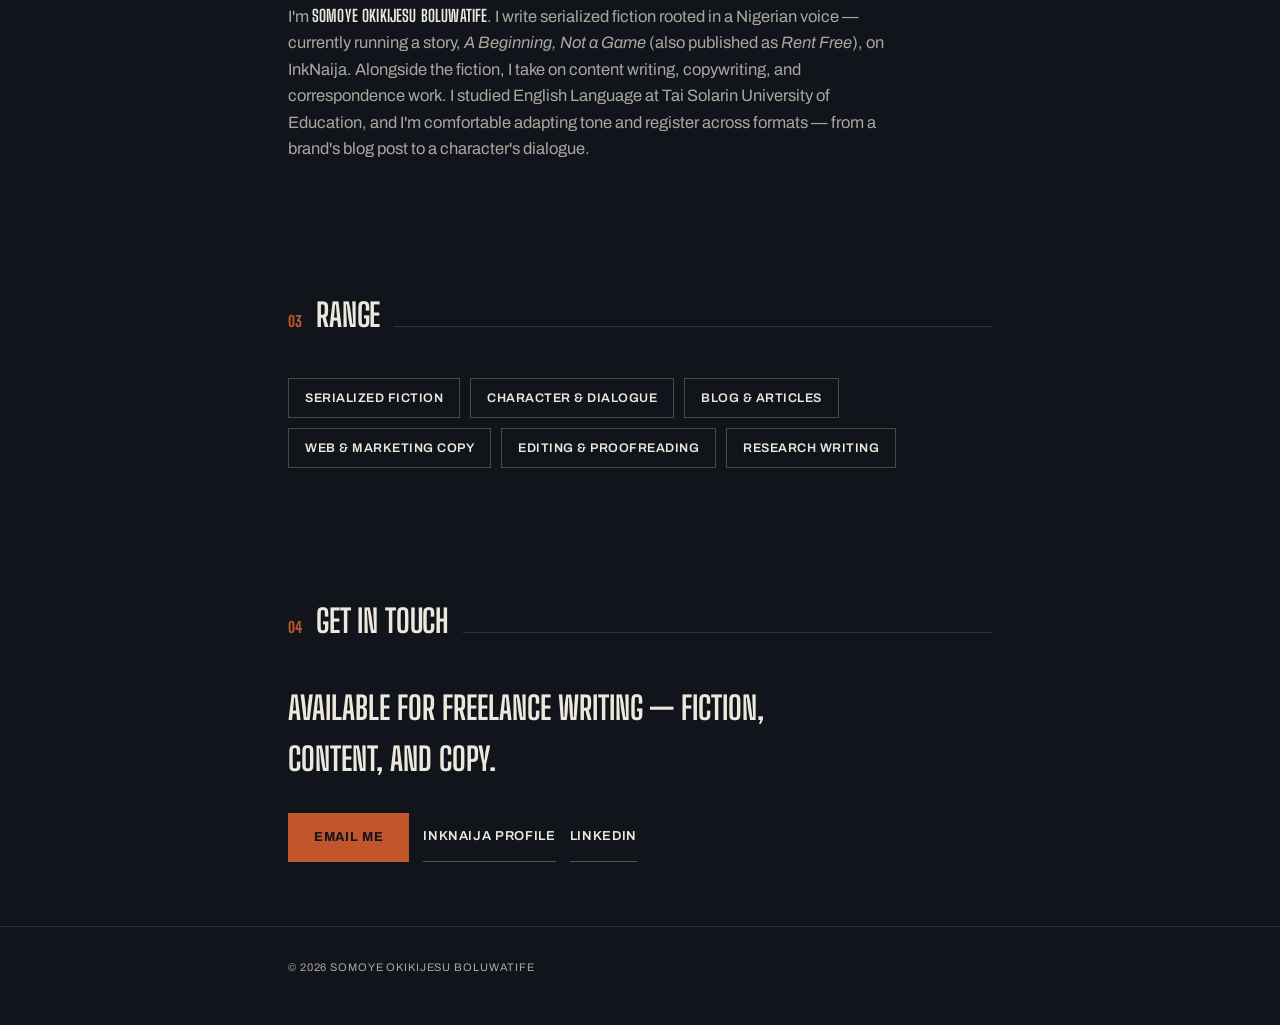
<file: index-2.html>
<!DOCTYPE html>
<html lang="en">
<head>
<meta charset="UTF-8">
<meta name="viewport" content="width=device-width, initial-scale=1.0">
<title>Somoye Okikijesu Boluwatife — Writer</title>
<link rel="preconnect" href="https://fonts.googleapis.com">
<link rel="preconnect" href="https://fonts.gstatic.com" crossorigin>
<link href="https://fonts.googleapis.com/css2?family=Big+Shoulders+Display:wght@600;800&family=Archivo:ital,wght@0,400;0,500;0,600;0,700;1,400&display=swap" rel="stylesheet">
<style>
  :root{
    --bg:        #12141C;
    --bg-raised: #1B1E29;
    --paper:     #EDE8DD;
    --paper-dim: #A9A79C;
    --rust:      #C1552C;
    --rust-soft: #8F3E20;

    --display: 'Big Shoulders Display', Impact, sans-serif;
    --body-font: 'Archivo', Helvetica, Arial, sans-serif;

    --max: 760px;
  }

  *{ box-sizing:border-box; margin:0; padding:0; }
  html{ scroll-behavior:smooth; }

  body{
    background:var(--bg);
    color:var(--paper);
    font-family:var(--body-font);
    line-height:1.6;
    -webkit-font-smoothing:antialiased;
  }

  a{ color:inherit; }

  .wrap{
    max-width:var(--max);
    margin:0 auto;
    padding:0 28px;
  }

  /* ---------- Hero ---------- */

  header.hero{
    padding:56px 0 0;
  }

  .hero-top{
    display:flex;
    justify-content:space-between;
    align-items:center;
    font-size:11px;
    letter-spacing:0.16em;
    text-transform:uppercase;
    color:var(--paper-dim);
    padding-bottom:28px;
    border-bottom:1px solid rgba(237,232,221,0.15);
  }

  .hero-grid{
    display:grid;
    grid-template-columns:1.2fr 0.8fr;
    gap:36px;
    align-items:end;
    padding:36px 0 0;
  }

  @media (max-width:620px){
    .hero-grid{ grid-template-columns:1fr; }
  }

  .hero-name{
    font-family:var(--display);
    font-weight:800;
    text-transform:uppercase;
    font-size:clamp(46px, 10vw, 84px);
    line-height:0.92;
    letter-spacing:-0.01em;
  }

  .hero-name .line2{ color:var(--rust); }

  .hero-role{
    margin-top:18px;
    font-size:15px;
    color:var(--paper-dim);
    max-width:380px;
  }

  .hero-photo-wrap{
    position:relative;
    padding-bottom:12px;
  }

  .hero-photo{
    width:100%;
    aspect-ratio:0.95;
    object-fit:cover;
    filter:grayscale(100%) contrast(1.08);
    border-bottom:5px solid var(--rust);
  }

  .hero-photo-tag{
    position:absolute;
    bottom:-2px;
    left:0;
    background:var(--rust);
    color:var(--bg);
    font-size:10px;
    letter-spacing:0.12em;
    text-transform:uppercase;
    padding:5px 10px;
    font-weight:700;
  }

  /* ---------- Sections ---------- */

  section{ padding:64px 0; }

  .section-head{
    display:flex;
    align-items:baseline;
    gap:14px;
    margin-bottom:36px;
  }

  .section-num{
    font-family:var(--display);
    font-weight:800;
    font-size:15px;
    color:var(--rust);
  }

  .section-title{
    font-family:var(--display);
    font-weight:700;
    text-transform:uppercase;
    font-size:clamp(24px, 3.4vw, 32px);
    letter-spacing:-0.005em;
  }

  .rule{
    flex:1;
    height:1px;
    background:rgba(237,232,221,0.15);
  }

  /* ---------- Work index ---------- */

  .index-row{
    display:grid;
    grid-template-columns:44px 1fr auto;
    gap:18px;
    align-items:start;
    padding:22px 0;
    border-top:1px solid rgba(237,232,221,0.12);
  }

  .index-row:last-of-type{ border-bottom:1px solid rgba(237,232,221,0.12); }

  .index-num{
    font-family:var(--display);
    font-weight:800;
    font-size:28px;
    color:rgba(237,232,221,0.25);
    line-height:1;
  }

  .index-type{
    font-size:10.5px;
    letter-spacing:0.12em;
    text-transform:uppercase;
    color:var(--rust);
    margin-bottom:6px;
  }

  .index-title{
    font-family:var(--display);
    font-weight:700;
    text-transform:uppercase;
    font-size:22px;
    letter-spacing:0.005em;
  }

  .index-alt{
    font-size:13px;
    font-style:italic;
    color:var(--paper-dim);
    margin:2px 0 8px;
  }

  .index-desc{
    font-size:14.5px;
    color:var(--paper-dim);
    max-width:420px;
  }

  .index-link{
    align-self:center;
    font-size:12px;
    font-weight:600;
    letter-spacing:0.06em;
    text-transform:uppercase;
    color:var(--paper);
    border:1px solid rgba(237,232,221,0.3);
    padding:9px 14px;
    white-space:nowrap;
    text-decoration:none;
    transition:all .15s ease;
  }

  .index-link:hover{
    background:var(--rust);
    border-color:var(--rust);
    color:var(--bg);
  }

  @media (max-width:560px){
    .index-row{ grid-template-columns:32px 1fr; }
    .index-link{ grid-column:1 / -1; justify-self:start; margin-top:4px; }
  }

  .index-note{
    padding-top:22px;
    font-size:13px;
    color:var(--paper-dim);
    font-style:italic;
  }

  /* ---------- About ---------- */

  .about-body{
    font-size:16.5px;
    color:var(--paper-dim);
    max-width:600px;
  }

  .about-body strong{
    color:var(--paper);
    font-family:var(--display);
    font-weight:700;
    text-transform:uppercase;
    letter-spacing:0.01em;
  }

  /* ---------- Range ---------- */

  .tags{
    display:flex;
    flex-wrap:wrap;
    gap:10px;
  }

  .tag{
    font-size:12.5px;
    letter-spacing:0.04em;
    text-transform:uppercase;
    font-weight:600;
    border:1px solid rgba(237,232,221,0.25);
    padding:9px 16px;
    color:var(--paper);
  }

  /* ---------- Contact ---------- */

  .contact-lead{
    font-family:var(--display);
    font-weight:700;
    text-transform:uppercase;
    font-size:clamp(22px,3.6vw,32px);
    max-width:520px;
    margin-bottom:28px;
  }

  .contact-row{
    display:flex;
    flex-wrap:wrap;
    gap:14px;
  }

  .btn{
    display:inline-block;
    background:var(--rust);
    color:var(--bg);
    text-decoration:none;
    padding:14px 26px;
    font-size:13px;
    font-weight:700;
    letter-spacing:0.05em;
    text-transform:uppercase;
  }

  .btn:hover{ background:var(--rust-soft); }

  .link-secondary{
    display:inline-flex;
    align-items:center;
    text-decoration:none;
    font-size:13px;
    font-weight:600;
    letter-spacing:0.05em;
    text-transform:uppercase;
    color:var(--paper);
    border-bottom:1px solid rgba(237,232,221,0.3);
    padding-bottom:2px;
  }

  .link-secondary:hover{ border-color:var(--rust); color:var(--rust); }

  footer{
    padding:32px 0 48px;
    border-top:1px solid rgba(237,232,221,0.12);
    font-size:11px;
    letter-spacing:0.08em;
    text-transform:uppercase;
    color:var(--paper-dim);
  }

  @media (prefers-reduced-motion: reduce){ html{ scroll-behavior:auto; } }

  :focus-visible{ outline:2px solid var(--rust); outline-offset:3px; }
</style>
</head>
<body>

<header class="hero">
  <div class="wrap">
    <div class="hero-top">
      <span>Fiction &middot; Content &middot; Copy</span>
      <span>Est. 2024</span>
    </div>
    <div class="hero-grid">
      <div>
        <div class="hero-name">Somoye<br><span class="line2">Okikijesu</span></div>
        <p class="hero-role">A Nigerian writer working across serialized fiction, content, and copy — currently seven episodes into an ongoing story.</p>
      </div>
      <div class="hero-photo-wrap">
        <img class="hero-photo" src="[data-uri]" alt="Somoye Okikijesu Boluwatife">
        <span class="hero-photo-tag">The Writer</span>
      </div>
    </div>
  </div>
</header>

<section id="work">
  <div class="wrap">
    <div class="section-head">
      <span class="section-num">01</span>
      <span class="section-title">Selected Writing</span>
      <span class="rule"></span>
    </div>

    <div class="index-row">
      <div class="index-num">01</div>
      <div>
        <div class="index-type">Episodes I&ndash;VII &middot; Serialized Fiction</div>
        <div class="index-title">A Beginning, Not a Game</div>
        <div class="index-alt">also published as Rent Free</div>
        <p class="index-desc">A story told through alternating points of view — now seven episodes in.</p>
      </div>
      <a class="index-link" href="https://inknaija.com/writers/c38ce1fc-17e2-473a-ae87-176c92419c42" target="_blank" rel="noopener">Read</a>
    </div>

    <div class="index-row">
      <div class="index-num">02</div>
      <div>
        <div class="index-type">Article</div>
        <div class="index-title">Flashback: Twenty Twenty</div>
        <p class="index-desc">Published on InkNaija.</p>
      </div>
      <a class="index-link" href="https://inknaija.com/article/flashback-twenty-twenty-358460" target="_blank" rel="noopener">Read</a>
    </div>

    <div class="index-row">
      <div class="index-num">03</div>
      <div>
        <div class="index-type">Short Story</div>
        <div class="index-title">Waterline</div>
        <p class="index-desc">A flooded future Lagos, a debt of love, and what it costs to keep someone's head above water.</p>
      </div>
      <a class="index-link" href="https://inknaija.com/article/w-fe5db6" target="_blank" rel="noopener">Read</a>
    </div>

    <div class="index-row">
      <div class="index-num">04</div>
      <div>
        <div class="index-type">Personal Essay</div>
        <div class="index-title">Still</div>
        <p class="index-desc">On debt, family duty, and staying yourself through a year that kept testing it.</p>
      </div>
      <a class="index-link" href="https://inknaija.com/article/s-d4f080" target="_blank" rel="noopener">Read</a>
    </div>

    <div class="index-row">
      <div class="index-num">05</div>
      <div>
        <div class="index-type">Essay &middot; Awareness</div>
        <div class="index-title">Be Silent: No One Would Believe You</div>
        <p class="index-desc">A survivor narrative on abuse and silence, written to reach anyone who recognizes themselves in it.</p>
      </div>
      <a class="index-link" href="https://inknaija.com/article/b-3bfc22" target="_blank" rel="noopener">Read</a>
    </div>

    <div class="index-note">More work added as it publishes.</div>
  </div>
</section>

<section id="about">
  <div class="wrap">
    <div class="section-head">
      <span class="section-num">02</span>
      <span class="section-title">The Writer</span>
      <span class="rule"></span>
    </div>
    <p class="about-body">
      I'm <strong>Somoye Okikijesu Boluwatife</strong>. I write serialized fiction rooted in a Nigerian voice
      — currently running a story, <em>A Beginning, Not a Game</em> (also published as
      <em>Rent Free</em>), on InkNaija. Alongside the fiction, I take on content writing, copywriting, and
      correspondence work. I studied English Language at Tai Solarin University of Education, and I'm
      comfortable adapting tone and register across formats — from a brand's blog post to a character's
      dialogue.
    </p>
  </div>
</section>

<section id="skills">
  <div class="wrap">
    <div class="section-head">
      <span class="section-num">03</span>
      <span class="section-title">Range</span>
      <span class="rule"></span>
    </div>
    <div class="tags">
      <span class="tag">Serialized Fiction</span>
      <span class="tag">Character &amp; Dialogue</span>
      <span class="tag">Blog &amp; Articles</span>
      <span class="tag">Web &amp; Marketing Copy</span>
      <span class="tag">Editing &amp; Proofreading</span>
      <span class="tag">Research Writing</span>
    </div>
  </div>
</section>

<section id="contact">
  <div class="wrap">
    <div class="section-head">
      <span class="section-num">04</span>
      <span class="section-title">Get in Touch</span>
      <span class="rule"></span>
    </div>
    <p class="contact-lead">Available for freelance writing — fiction, content, and copy.</p>
    <div class="contact-row">
      <a class="btn" href="mailto:somoyeokiki@gmail.com">Email Me</a>
      <a class="link-secondary" href="https://inknaija.com/writers/c38ce1fc-17e2-473a-ae87-176c92419c42" target="_blank" rel="noopener">InkNaija Profile</a>
      <a class="link-secondary" href="https://linkedin.com/in/okikijesu-somoye" target="_blank" rel="noopener">LinkedIn</a>
    </div>
  </div>
</section>

<footer><div class="wrap">&copy; 2026 Somoye Okikijesu Boluwatife</div></footer>

</body>
</html>
</file>
<file: assets/style.css>
/* ============================================================
   Somoye Okikijesu — Author Site
   Shared design system
   ============================================================ */

:root{
  --paper:      #F1E8D8;
  --paper-deep: #E4D6BC;
  --ink:        #2A2318;
  --ink-soft:   #6B6152;
  --rust:       #A8452E;
  --rust-deep:  #7E331F;
  --rule:       rgba(42,35,24,0.14);

  --display: 'Newsreader', Georgia, 'Times New Roman', serif;
  --body-font: 'Public Sans', -apple-system, BlinkMacSystemFont, sans-serif;

  --max: 760px;
}

*{ box-sizing:border-box; margin:0; padding:0; }
html{ scroll-behavior:smooth; }

body{
  background:var(--paper);
  color:var(--ink);
  font-family:var(--body-font);
  line-height:1.6;
  -webkit-font-smoothing:antialiased;
}

a{ color:inherit; }
img{ max-width:100%; display:block; }

.wrap{
  max-width:var(--max);
  margin:0 auto;
  padding:0 28px;
}

/* ---------- Nav ---------- */

.site-nav{
  border-bottom:1px solid var(--rule);
}

.site-nav .wrap{
  display:flex;
  justify-content:space-between;
  align-items:center;
  padding-top:22px;
  padding-bottom:22px;
  flex-wrap:wrap;
  gap:14px;
}

.site-nav .brand{
  font-family:var(--display);
  font-weight:600;
  font-size:19px;
  text-decoration:none;
  color:var(--ink);
}

.site-nav .links{
  display:flex;
  flex-wrap:wrap;
  gap:22px;
}

.site-nav .links > * {
  margin-right:22px;
}

.site-nav a.nav-link{
  font-size:12.5px;
  font-weight:600;
  letter-spacing:0.1em;
  text-transform:uppercase;
  text-decoration:none;
  color:var(--ink-soft);
  padding-bottom:3px;
  border-bottom:1px solid transparent;
}

.site-nav a.nav-link:hover,
.site-nav a.nav-link.current{
  color:var(--rust);
  border-color:var(--rust);
}

/* ---------- Generic sections ---------- */

section{ padding:56px 0; }
section + section{ border-top:1px solid var(--rule); }

.eyebrow{
  font-size:11.5px;
  font-weight:700;
  letter-spacing:0.14em;
  text-transform:uppercase;
  color:var(--rust);
  margin-bottom:10px;
  display:block;
}

h1,h2,h3{ font-family:var(--display); font-weight:600; }

h2{ font-size:clamp(26px,3.6vw,34px); margin-bottom:26px; }

p{ margin-bottom:16px; }
p:last-child{ margin-bottom:0; }

.lead{ font-size:17px; color:var(--ink-soft); max-width:560px; }

/* ---------- Buttons / links ---------- */

.btn{
  display:inline-block;
  background:var(--rust);
  color:var(--paper);
  text-decoration:none;
  padding:13px 24px;
  font-size:13px;
  font-weight:600;
  letter-spacing:0.03em;
}
.btn:hover{ background:var(--rust-deep); }

.btn-outline{
  display:inline-block;
  border:1px solid var(--ink);
  color:var(--ink);
  text-decoration:none;
  padding:12px 23px;
  font-size:13px;
  font-weight:600;
  letter-spacing:0.03em;
}
.btn-outline:hover{ border-color:var(--rust); color:var(--rust); }

.btn-row > *{ margin-right:14px; margin-bottom:10px; }

.text-link{
  text-decoration:none;
  color:var(--rust);
  font-weight:600;
  border-bottom:1px solid var(--rust);
  padding-bottom:1px;
}
.text-link:hover{ color:var(--rust-deep); border-color:var(--rust-deep); }

/* ---------- Footer ---------- */

footer{
  border-top:1px solid var(--rule);
  padding:36px 0 48px;
}
footer .wrap{
  display:flex;
  justify-content:space-between;
  align-items:baseline;
  flex-wrap:wrap;
  gap:12px;
}
footer .fname{ font-family:var(--display); font-weight:600; font-size:15px; }
footer .ftag{ font-size:12px; color:var(--ink-soft); }
footer .fcopy{ font-size:11px; color:var(--ink-soft); }

@media (prefers-reduced-motion: reduce){ html{ scroll-behavior:auto; } }
:focus-visible{ outline:2px solid var(--rust); outline-offset:3px; }
</file>
